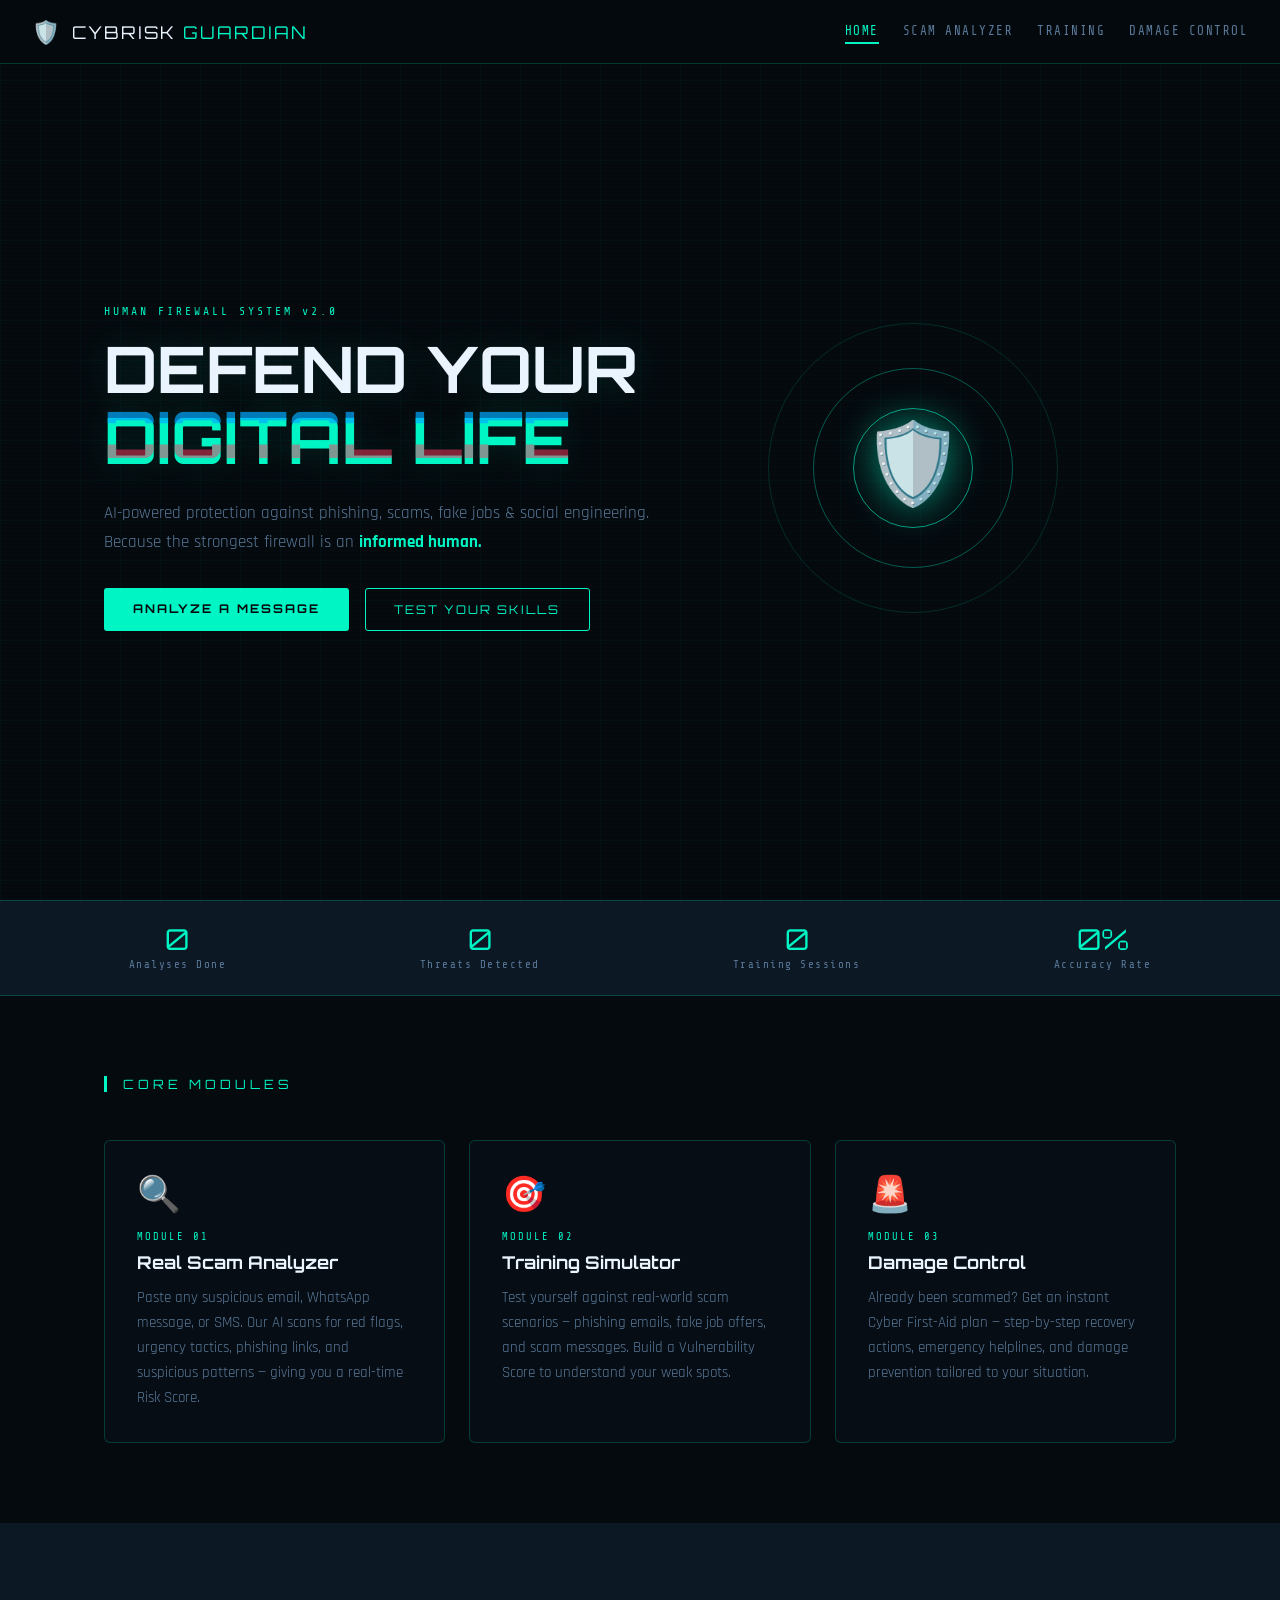
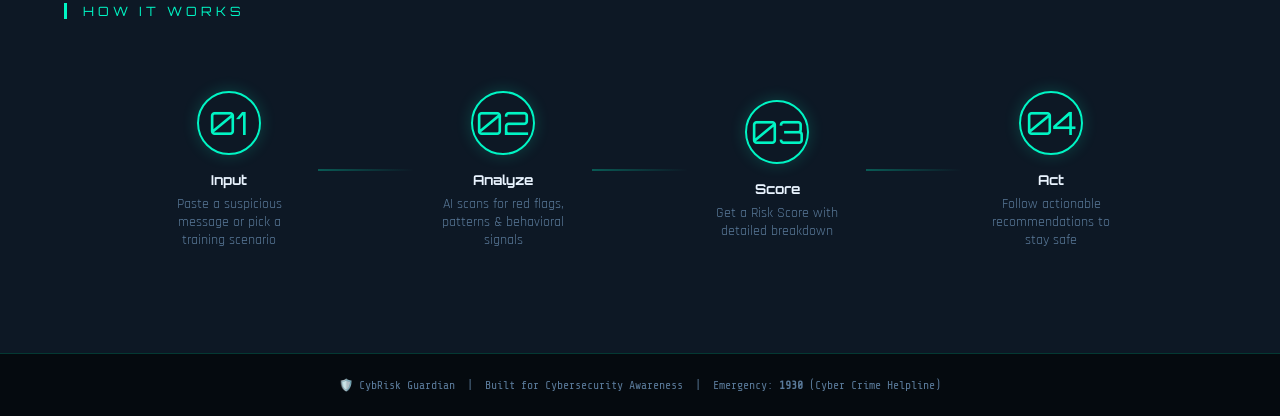
<file: frontend/index.html>
<!DOCTYPE html>
<html lang="en">
<head>
  <meta charset="UTF-8" />
  <meta name="viewport" content="width=device-width, initial-scale=1.0"/>
  <title>CybRisk Guardian</title>
  <link rel="stylesheet" href="css/style.css" />
  <link href="https://fonts.googleapis.com/css2?family=Share+Tech+Mono&family=Rajdhani:wght@400;600;700&family=Orbitron:wght@700;900&display=swap" rel="stylesheet">
</head>
<body>

  <!-- Animated Grid Background -->
  <div class="grid-bg"></div>
  <div class="scanline"></div>

  <!-- NAV -->
  <nav class="navbar">
    <div class="nav-brand">
      <span class="shield-icon">🛡️</span>
      <span class="brand-text">CYBRISK <span class="accent">GUARDIAN</span></span>
    </div>
    <div class="nav-links">
      <a href="index.html" class="nav-link active">HOME</a>
      <a href="pages/analyzer.html" class="nav-link">SCAM ANALYZER</a>
      <a href="pages/training.html" class="nav-link">TRAINING</a>
      <a href="pages/damage.html" class="nav-link">DAMAGE CONTROL</a>
    </div>
  </nav>

  <!-- HERO -->
  <section class="hero">
    <div class="hero-content">
      <div class="tag-line">HUMAN FIREWALL SYSTEM v2.0</div>
      <h1 class="hero-title">
        DEFEND YOUR<br/>
        <span class="accent glitch" data-text="DIGITAL LIFE">DIGITAL LIFE</span>
      </h1>
      <p class="hero-sub">
        AI-powered protection against phishing, scams, fake jobs & social engineering.<br/>
        Because the strongest firewall is an <strong>informed human.</strong>
      </p>
      <div class="hero-btns">
        <a href="pages/analyzer.html" class="btn btn-primary">ANALYZE A MESSAGE</a>
        <a href="pages/training.html" class="btn btn-outline">TEST YOUR SKILLS</a>
      </div>
    </div>
    <div class="hero-visual">
      <div class="shield-anim">
        <div class="shield-ring r1"></div>
        <div class="shield-ring r2"></div>
        <div class="shield-ring r3"></div>
        <div class="shield-core">🛡️</div>
      </div>
    </div>
  </section>

  <!-- STATS BAR -->
  <div class="stats-bar">
    <div class="stat-item"><span class="stat-num" id="stat-analyses">--</span><span class="stat-label">Analyses Done</span></div>
    <div class="stat-item"><span class="stat-num" id="stat-threats">--</span><span class="stat-label">Threats Detected</span></div>
    <div class="stat-item"><span class="stat-num" id="stat-trainings">--</span><span class="stat-label">Training Sessions</span></div>
    <div class="stat-item"><span class="stat-num" id="stat-accuracy">--</span><span class="stat-label">Accuracy Rate</span></div>
  </div>

  <!-- FEATURES -->
  <section class="features">
    <div class="section-title">CORE MODULES</div>
    <div class="features-grid">

      <div class="feature-card" onclick="window.location='pages/analyzer.html'">
        <div class="feature-icon">🔍</div>
        <div class="feature-tag">MODULE 01</div>
        <h3>Real Scam Analyzer</h3>
        <p>Paste any suspicious email, WhatsApp message, or SMS. Our AI scans for red flags, urgency tactics, phishing links, and suspicious patterns — giving you a real-time Risk Score.</p>
        <div class="feature-arrow">→</div>
      </div>

      <div class="feature-card" onclick="window.location='pages/training.html'">
        <div class="feature-icon">🎯</div>
        <div class="feature-tag">MODULE 02</div>
        <h3>Training Simulator</h3>
        <p>Test yourself against real-world scam scenarios — phishing emails, fake job offers, and scam messages. Build a Vulnerability Score to understand your weak spots.</p>
        <div class="feature-arrow">→</div>
      </div>

      <div class="feature-card" onclick="window.location='pages/damage.html'">
        <div class="feature-icon">🚨</div>
        <div class="feature-tag">MODULE 03</div>
        <h3>Damage Control</h3>
        <p>Already been scammed? Get an instant Cyber First-Aid plan — step-by-step recovery actions, emergency helplines, and damage prevention tailored to your situation.</p>
        <div class="feature-arrow">→</div>
      </div>

    </div>
  </section>

  <!-- HOW IT WORKS -->
  <section class="how-it-works">
    <div class="section-title">HOW IT WORKS</div>
    <div class="steps">
      <div class="step">
        <div class="step-num">01</div>
        <div class="step-text">
          <h4>Input</h4>
          <p>Paste a suspicious message or pick a training scenario</p>
        </div>
      </div>
      <div class="step-line"></div>
      <div class="step">
        <div class="step-num">02</div>
        <div class="step-text">
          <h4>Analyze</h4>
          <p>AI scans for red flags, patterns & behavioral signals</p>
        </div>
      </div>
      <div class="step-line"></div>
      <div class="step">
        <div class="step-num">03</div>
        <div class="step-text">
          <h4>Score</h4>
          <p>Get a Risk Score with detailed breakdown</p>
        </div>
      </div>
      <div class="step-line"></div>
      <div class="step">
        <div class="step-num">04</div>
        <div class="step-text">
          <h4>Act</h4>
          <p>Follow actionable recommendations to stay safe</p>
        </div>
      </div>
    </div>
  </section>

  <footer class="footer">
    <p>🛡️ CybRisk Guardian &nbsp;|&nbsp; Built for Cybersecurity Awareness &nbsp;|&nbsp; Emergency: <strong>1930</strong> (Cyber Crime Helpline)</p>
  </footer>

  <script>
    const API = "https://cybrisk-guardian.onrender.com";
    fetch(`${API}/api/stats`).then(r => r.json()).then(d => {
      document.getElementById("stat-analyses").textContent = d.total_analyses;
      document.getElementById("stat-threats").textContent = d.high_risk_detected;
      document.getElementById("stat-trainings").textContent = d.training_sessions;
      document.getElementById("stat-accuracy").textContent = d.training_accuracy + "%";
    }).catch(() => {
      ["stat-analyses","stat-threats","stat-trainings","stat-accuracy"].forEach(id => {
        document.getElementById(id).textContent = "0";
      });
      document.getElementById("stat-accuracy").textContent = "0%";
    });
  </script>

</body>
</html>
</file>
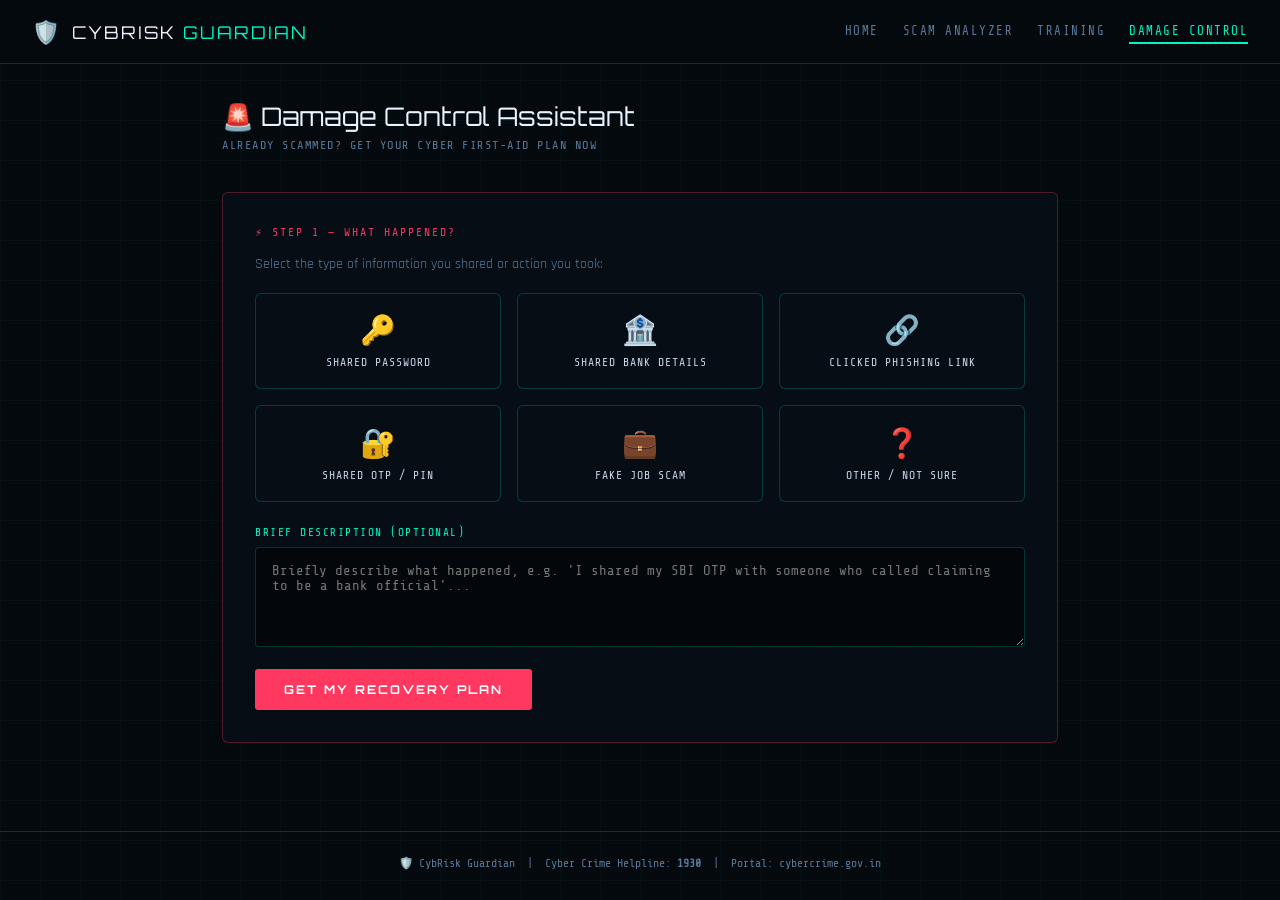
<file: frontend/pages/damage.html>
<!DOCTYPE html>
<html lang="en">
<head>
  <meta charset="UTF-8"/>
  <meta name="viewport" content="width=device-width, initial-scale=1.0"/>
  <title>Damage Control — CybRisk Guardian</title>
  <link rel="stylesheet" href="../css/style.css"/>
  <link href="https://fonts.googleapis.com/css2?family=Share+Tech+Mono&family=Rajdhani:wght@400;600;700&family=Orbitron:wght@700;900&display=swap" rel="stylesheet">
</head>
<body>
<div class="grid-bg"></div>
<div class="scanline"></div>

<nav class="navbar">
  <div class="nav-brand">
    <span class="shield-icon">🛡️</span>
    <span class="brand-text">CYBRISK <span class="accent">GUARDIAN</span></span>
  </div>
  <div class="nav-links">
    <a href="../index.html" class="nav-link">HOME</a>
    <a href="analyzer.html" class="nav-link">SCAM ANALYZER</a>
    <a href="training.html" class="nav-link">TRAINING</a>
    <a href="damage.html" class="nav-link active">DAMAGE CONTROL</a>
  </div>
</nav>

<div class="page-wrapper">
  <div class="page-title">🚨 Damage Control Assistant</div>
  <div class="page-subtitle">ALREADY SCAMMED? GET YOUR CYBER FIRST-AID PLAN NOW</div>

  <div class="card" style="border-color: rgba(255,56,96,0.3);">
    <div style="font-family:var(--font-mono); font-size:0.72rem; color:var(--danger); letter-spacing:2px; margin-bottom:1rem;">
      ⚡ STEP 1 — WHAT HAPPENED?
    </div>
    <p style="color:var(--text-dim); font-size:0.9rem; margin-bottom:1.2rem;">
      Select the type of information you shared or action you took:
    </p>
    <div class="incident-grid" id="incident-grid">
      <div class="incident-btn" onclick="selectIncident('shared_password', this)">
        <div class="inc-icon">🔑</div>
        <div class="inc-label">SHARED PASSWORD</div>
      </div>
      <div class="incident-btn" onclick="selectIncident('shared_bank_details', this)">
        <div class="inc-icon">🏦</div>
        <div class="inc-label">SHARED BANK DETAILS</div>
      </div>
      <div class="incident-btn" onclick="selectIncident('clicked_phishing_link', this)">
        <div class="inc-icon">🔗</div>
        <div class="inc-label">CLICKED PHISHING LINK</div>
      </div>
      <div class="incident-btn" onclick="selectIncident('shared_otp', this)">
        <div class="inc-icon">🔐</div>
        <div class="inc-label">SHARED OTP / PIN</div>
      </div>
      <div class="incident-btn" onclick="selectIncident('fake_job_scam', this)">
        <div class="inc-icon">💼</div>
        <div class="inc-label">FAKE JOB SCAM</div>
      </div>
      <div class="incident-btn" onclick="selectIncident('other', this)">
        <div class="inc-icon">❓</div>
        <div class="inc-label">OTHER / NOT SURE</div>
      </div>
    </div>

    <div style="margin-top:0.5rem;">
      <label class="input-label">BRIEF DESCRIPTION (OPTIONAL)</label>
      <textarea class="hud-textarea" id="desc-input" placeholder="Briefly describe what happened, e.g. 'I shared my SBI OTP with someone who called claiming to be a bank official'..." style="min-height:100px;"></textarea>
    </div>

    <div style="display:flex; gap:1rem; margin-top:1rem; align-items:center;">
      <button class="btn btn-danger" onclick="getDamagePlan()">GET MY RECOVERY PLAN</button>
      <div class="loading hidden" id="loading">
        <div class="spinner"></div> Generating plan...
      </div>
    </div>
  </div>

  <!-- Recovery Plan -->
  <div id="plan-section" class="hidden">
    <div class="card" style="border-color:rgba(255,56,96,0.4);">
      <div style="font-family:var(--font-mono); font-size:0.7rem; color:var(--danger); letter-spacing:2px; margin-bottom:0.5rem;">
        ⚡ CYBER FIRST-AID PLAN
      </div>
      <h2 id="plan-title" style="font-family:var(--font-display); font-size:1.3rem; color:#eaf4ff; margin-bottom:1.5rem;"></h2>

      <div style="display:flex; gap:1.2rem; font-family:var(--font-mono); font-size:0.7rem; margin-bottom:1.2rem; flex-wrap:wrap;">
        <span style="color:var(--danger);">🔴 IMMEDIATE ACTION</span>
        <span style="color:var(--warning);">🟡 WITHIN 24 HOURS</span>
        <span style="color:var(--safe);">🟢 PREVENTIVE STEP</span>
      </div>

      <ul class="step-list" id="steps-list"></ul>
    </div>

    <div class="card">
      <div class="divider-label" style="margin-top:0;">📞 EMERGENCY HELPLINES</div>
      <div class="helplines-grid" id="helplines-grid"></div>
    </div>

    <div class="card" style="text-align:center; background:rgba(255,56,96,0.05); border-color:rgba(255,56,96,0.2);">
      <div style="font-size:2rem; margin-bottom:0.5rem;">⏱️</div>
      <div style="font-family:var(--font-display); font-size:1rem; color:#eaf4ff; margin-bottom:0.4rem;">TIME IS CRITICAL</div>
      <p style="color:var(--text-dim); font-size:0.88rem;">The faster you act, the better your chances of minimizing damage. Call <strong style="color:var(--danger);">1930</strong> (Cyber Crime Helpline) right now if financial loss is involved.</p>
    </div>
  </div>
</div>

<footer class="footer">
  🛡️ CybRisk Guardian &nbsp;|&nbsp; Cyber Crime Helpline: <strong>1930</strong> &nbsp;|&nbsp; Portal: cybercrime.gov.in
</footer>

<script>
const API = "https://cybrisk-guardian.onrender.com";
let selectedIncident = null;

function selectIncident(type, el) {
  selectedIncident = type;
  document.querySelectorAll(".incident-btn").forEach(b => b.classList.remove("selected"));
  el.classList.add("selected");
}

async function getDamagePlan() {
  if (!selectedIncident) { alert("Please select what happened first."); return; }

  document.getElementById("plan-section").classList.add("hidden");
  document.getElementById("loading").classList.remove("hidden");

  const description = document.getElementById("desc-input").value.trim() || "User reported a cyber incident.";

  try {
    const res = await fetch(`${API}/api/damage-control`, {
      method: "POST",
      headers: { "Content-Type": "application/json" },
      body: JSON.stringify({ incident_type: selectedIncident, description })
    });
    const data = await res.json();
    displayPlan(data);
  } catch(e) {
    alert("Backend not connected. Please start the FastAPI server.");
  } finally {
    document.getElementById("loading").classList.add("hidden");
  }
}

function displayPlan(data) {
  document.getElementById("plan-title").textContent = data.title;

  const stepsList = document.getElementById("steps-list");
  stepsList.innerHTML = data.steps.map(step => {
    const priority = step.startsWith("🔴") ? "red" : step.startsWith("🟡") ? "yellow" : "green";
    return `<li data-priority="${priority}">${step}</li>`;
  }).join("");

  const helplinesGrid = document.getElementById("helplines-grid");
  helplinesGrid.innerHTML = Object.entries(data.helplines).map(([name, val]) =>
    `<div class="helpline-item">
      <div class="helpline-name">${name.toUpperCase()}</div>
      <div class="helpline-val">${val}</div>
    </div>`
  ).join("");

  document.getElementById("plan-section").classList.remove("hidden");
  document.getElementById("plan-section").scrollIntoView({ behavior: "smooth" });
}
</script>

</body>
</html>
</file>
<file: frontend/css/style.css>
/* ─── CSS Variables ─────────────────────────────────── */
:root {
  --bg: #050a0f;
  --bg2: #080f17;
  --bg3: #0d1825;
  --accent: #00f5c4;
  --accent2: #0af;
  --danger: #ff3860;
  --warning: #ffdd57;
  --safe: #23d160;
  --text: #c8d8e8;
  --text-dim: #5a7a9a;
  --border: rgba(0,245,196,0.2);
  --card-bg: rgba(8,15,23,0.85);
  --font-mono: 'Share Tech Mono', monospace;
  --font-hud: 'Rajdhani', sans-serif;
  --font-display: 'Orbitron', sans-serif;
}

/* ─── Reset & Base ──────────────────────────────────── */
*, *::before, *::after { box-sizing: border-box; margin: 0; padding: 0; }

body {
  background: var(--bg);
  color: var(--text);
  font-family: var(--font-hud);
  font-size: 16px;
  min-height: 100vh;
  overflow-x: hidden;
}

/* ─── Grid Background ───────────────────────────────── */
.grid-bg {
  position: fixed; inset: 0; z-index: 0;
  background-image:
    linear-gradient(rgba(0,245,196,0.03) 1px, transparent 1px),
    linear-gradient(90deg, rgba(0,245,196,0.03) 1px, transparent 1px);
  background-size: 40px 40px;
  pointer-events: none;
}

.scanline {
  position: fixed; inset: 0; z-index: 1;
  background: repeating-linear-gradient(
    0deg, transparent, transparent 2px,
    rgba(0,0,0,0.03) 2px, rgba(0,0,0,0.03) 4px
  );
  pointer-events: none;
}

/* ─── Navbar ────────────────────────────────────────── */
.navbar {
  position: fixed; top: 0; left: 0; right: 0; z-index: 100;
  display: flex; align-items: center; justify-content: space-between;
  padding: 0 2rem; height: 64px;
  background: rgba(5,10,15,0.92);
  border-bottom: 1px solid var(--border);
  backdrop-filter: blur(12px);
}

.nav-brand {
  display: flex; align-items: center; gap: 0.6rem;
  font-family: var(--font-display); font-size: 1.1rem; letter-spacing: 2px;
}
.shield-icon { font-size: 1.4rem; }
.brand-text { color: #eaf4ff; }

.nav-links { display: flex; gap: 1.5rem; }

.nav-link {
  color: var(--text-dim);
  text-decoration: none;
  font-family: var(--font-mono);
  font-size: 0.78rem;
  letter-spacing: 1.5px;
  padding: 4px 0;
  border-bottom: 2px solid transparent;
  transition: all 0.2s;
}
.nav-link:hover, .nav-link.active {
  color: var(--accent);
  border-bottom-color: var(--accent);
}

/* ─── Accent ────────────────────────────────────────── */
.accent { color: var(--accent); }

/* ─── Hero ──────────────────────────────────────────── */
.hero {
  position: relative; z-index: 2;
  display: flex; align-items: center; justify-content: space-between;
  min-height: 100vh; padding: 100px 4rem 4rem;
  max-width: 1200px; margin: 0 auto;
}

.hero-content { max-width: 560px; }

.tag-line {
  font-family: var(--font-mono);
  font-size: 0.72rem; letter-spacing: 3px;
  color: var(--accent); margin-bottom: 1rem;
}

.hero-title {
  font-family: var(--font-display);
  font-size: clamp(2.5rem, 5vw, 4rem);
  line-height: 1.1;
  color: #eaf4ff;
  text-shadow: 0 0 40px rgba(0,245,196,0.15);
  margin-bottom: 1.5rem;
}

/* Glitch Effect */
.glitch {
  position: relative;
  animation: glitch-main 4s infinite;
}
.glitch::before, .glitch::after {
  content: attr(data-text);
  position: absolute; left: 0; top: 0;
  color: var(--accent);
  width: 100%;
}
.glitch::before {
  animation: glitch-top 4s infinite;
  clip-path: polygon(0 0, 100% 0, 100% 35%, 0 35%);
  color: var(--accent2);
  opacity: 0.7;
}
.glitch::after {
  animation: glitch-bot 4s infinite;
  clip-path: polygon(0 65%, 100% 65%, 100% 100%, 0 100%);
  color: var(--danger);
  opacity: 0.5;
}

@keyframes glitch-main {
  0%,94%,100% { transform: none; }
  95% { transform: skew(-1deg); }
}
@keyframes glitch-top {
  0%,93%,100% { transform: none; }
  94% { transform: translate(-3px, 1px); }
  96% { transform: translate(3px, -1px); }
}
@keyframes glitch-bot {
  0%,93%,100% { transform: none; }
  94% { transform: translate(3px, -2px); }
  96% { transform: translate(-3px, 2px); }
}

.hero-sub {
  font-size: 1.05rem; line-height: 1.7;
  color: var(--text-dim); margin-bottom: 2rem;
}
.hero-sub strong { color: var(--accent); }

.hero-btns { display: flex; gap: 1rem; flex-wrap: wrap; }

/* ─── Buttons ───────────────────────────────────────── */
.btn {
  display: inline-block;
  font-family: var(--font-display); font-size: 0.75rem;
  letter-spacing: 2px; padding: 0.8rem 1.8rem;
  text-decoration: none; border-radius: 3px;
  transition: all 0.2s; cursor: pointer; border: none;
}
.btn-primary {
  background: var(--accent); color: var(--bg);
  font-weight: 700;
}
.btn-primary:hover {
  background: #00ffcf;
  box-shadow: 0 0 24px rgba(0,245,196,0.5);
  transform: translateY(-2px);
}
.btn-outline {
  background: transparent; color: var(--accent);
  border: 1.5px solid var(--accent);
}
.btn-outline:hover {
  background: rgba(0,245,196,0.08);
  box-shadow: 0 0 16px rgba(0,245,196,0.2);
  transform: translateY(-2px);
}
.btn-danger {
  background: var(--danger); color: #fff; font-weight: 700;
}
.btn-danger:hover { background: #ff5575; box-shadow: 0 0 20px rgba(255,56,96,0.4); }

/* ─── Shield Animation ──────────────────────────────── */
.hero-visual {
  display: flex; align-items: center; justify-content: center;
  flex: 1; min-height: 400px;
}
.shield-anim {
  position: relative;
  display: flex; align-items: center; justify-content: center;
  width: 300px; height: 300px;
}
.shield-ring {
  position: absolute; border-radius: 50%;
  border: 1.5px solid var(--accent);
  animation: pulse-ring 3s linear infinite;
}
.r1 { width: 120px; height: 120px; opacity: 0.6; animation-delay: 0s; }
.r2 { width: 200px; height: 200px; opacity: 0.35; animation-delay: 0.8s; }
.r3 { width: 290px; height: 290px; opacity: 0.15; animation-delay: 1.6s; }
@keyframes pulse-ring {
  0% { transform: scale(0.95); opacity: 0.6; }
  50% { transform: scale(1.05); opacity: 0.3; }
  100% { transform: scale(0.95); opacity: 0.6; }
}
.shield-core {
  font-size: 5rem;
  animation: float 3s ease-in-out infinite;
  filter: drop-shadow(0 0 20px rgba(0,245,196,0.6));
}
@keyframes float {
  0%,100% { transform: translateY(0); }
  50% { transform: translateY(-12px); }
}

/* ─── Stats Bar ─────────────────────────────────────── */
.stats-bar {
  position: relative; z-index: 2;
  display: flex; justify-content: space-around;
  background: var(--bg3);
  border-top: 1px solid var(--border);
  border-bottom: 1px solid var(--border);
  padding: 1.5rem 2rem;
}
.stat-item { text-align: center; }
.stat-num {
  display: block; font-family: var(--font-display); font-size: 1.8rem;
  color: var(--accent); line-height: 1;
}
.stat-label {
  font-family: var(--font-mono); font-size: 0.68rem;
  letter-spacing: 1.5px; color: var(--text-dim);
  margin-top: 4px; display: block;
}

/* ─── Features ──────────────────────────────────────── */
.features {
  position: relative; z-index: 2;
  padding: 5rem 4rem; max-width: 1200px; margin: 0 auto;
}
.section-title {
  font-family: var(--font-display); font-size: 0.8rem;
  letter-spacing: 4px; color: var(--accent);
  margin-bottom: 3rem;
  border-left: 3px solid var(--accent); padding-left: 1rem;
}
.features-grid {
  display: grid; grid-template-columns: repeat(auto-fit, minmax(300px, 1fr));
  gap: 1.5rem;
}
.feature-card {
  background: var(--card-bg);
  border: 1px solid var(--border);
  border-radius: 6px; padding: 2rem;
  cursor: pointer; position: relative; overflow: hidden;
  transition: all 0.3s;
}
.feature-card::before {
  content: ''; position: absolute;
  inset: 0; background: linear-gradient(135deg, rgba(0,245,196,0.04), transparent);
  opacity: 0; transition: opacity 0.3s;
}
.feature-card:hover { border-color: var(--accent); transform: translateY(-4px); }
.feature-card:hover::before { opacity: 1; }
.feature-icon { font-size: 2.2rem; margin-bottom: 0.8rem; }
.feature-tag {
  font-family: var(--font-mono); font-size: 0.65rem;
  letter-spacing: 2px; color: var(--accent); margin-bottom: 0.5rem;
}
.feature-card h3 {
  font-family: var(--font-display); font-size: 1.1rem;
  color: #eaf4ff; margin-bottom: 0.8rem;
}
.feature-card p { color: var(--text-dim); line-height: 1.7; font-size: 0.92rem; }
.feature-arrow {
  position: absolute; right: 1.5rem; bottom: 1.5rem;
  font-size: 1.2rem; color: var(--accent); opacity: 0;
  transition: all 0.2s; transform: translateX(-6px);
}
.feature-card:hover .feature-arrow { opacity: 1; transform: translateX(0); }

/* ─── How It Works ──────────────────────────────────── */
.how-it-works {
  position: relative; z-index: 2;
  padding: 5rem 4rem; background: var(--bg3);
}
.steps {
  display: flex; align-items: center; justify-content: center;
  gap: 0; max-width: 1000px; margin: 0 auto; flex-wrap: wrap;
}
.step {
  display: flex; flex-direction: column; align-items: center;
  text-align: center; padding: 1.5rem;
}
.step-num {
  font-family: var(--font-display); font-size: 2rem; color: var(--accent);
  border: 2px solid var(--accent); border-radius: 50%;
  width: 64px; height: 64px; display: flex; align-items: center; justify-content: center;
  margin-bottom: 1rem;
  box-shadow: 0 0 16px rgba(0,245,196,0.2);
}
.step h4 { font-family: var(--font-display); font-size: 0.85rem; color: #eaf4ff; margin-bottom: 0.4rem; }
.step p { color: var(--text-dim); font-size: 0.85rem; max-width: 130px; }
.step-line {
  flex: 1; height: 2px; min-width: 40px;
  background: linear-gradient(90deg, var(--accent), transparent);
  opacity: 0.3;
}

/* ─── Page Layout (inner pages) ─────────────────────── */
.page-wrapper {
  position: relative; z-index: 2;
  max-width: 900px; margin: 0 auto;
  padding: 100px 2rem 4rem;
}
.page-title {
  font-family: var(--font-display); font-size: 1.6rem;
  color: #eaf4ff; margin-bottom: 0.4rem;
}
.page-subtitle {
  font-family: var(--font-mono); font-size: 0.75rem;
  color: var(--text-dim); letter-spacing: 1.5px; margin-bottom: 2.5rem;
}

/* ─── Cards (inner pages) ───────────────────────────── */
.card {
  background: var(--card-bg);
  border: 1px solid var(--border);
  border-radius: 6px; padding: 2rem; margin-bottom: 1.5rem;
}

/* ─── Textarea & Input ──────────────────────────────── */
.hud-textarea, .hud-select, .hud-input {
  width: 100%; background: rgba(0,0,0,0.4);
  border: 1px solid var(--border); border-radius: 4px;
  color: var(--text); font-family: var(--font-mono);
  font-size: 0.88rem; padding: 0.9rem 1rem;
  resize: vertical; outline: none;
  transition: border-color 0.2s;
}
.hud-textarea:focus, .hud-select:focus, .hud-input:focus {
  border-color: var(--accent);
  box-shadow: 0 0 12px rgba(0,245,196,0.1);
}
.hud-textarea { min-height: 160px; }
.input-label {
  display: block; font-family: var(--font-mono); font-size: 0.7rem;
  letter-spacing: 1.5px; color: var(--accent); margin-bottom: 0.5rem;
}

/* ─── Risk Meter ────────────────────────────────────── */
.risk-meter {
  margin: 1.5rem 0;
}
.risk-bar-bg {
  height: 12px; border-radius: 6px;
  background: rgba(255,255,255,0.05);
  overflow: hidden;
}
.risk-bar-fill {
  height: 100%; border-radius: 6px;
  transition: width 0.8s cubic-bezier(0.25, 0.46, 0.45, 0.94);
  background: linear-gradient(90deg, var(--safe), var(--warning), var(--danger));
  background-size: 300% 100%;
}
.risk-score-display {
  font-family: var(--font-display); font-size: 3rem;
  margin: 0.5rem 0; line-height: 1;
}
.risk-level-badge {
  display: inline-block; font-family: var(--font-mono);
  font-size: 0.75rem; letter-spacing: 2px;
  padding: 4px 14px; border-radius: 3px; margin-bottom: 1rem;
}
.badge-HIGH { background: rgba(255,56,96,0.15); color: var(--danger); border: 1px solid var(--danger); }
.badge-MEDIUM { background: rgba(255,221,87,0.12); color: var(--warning); border: 1px solid var(--warning); }
.badge-LOW { background: rgba(35,209,96,0.12); color: var(--safe); border: 1px solid var(--safe); }

/* ─── Red Flags / Recommendations ──────────────────── */
.flags-list, .recs-list {
  list-style: none; display: flex; flex-direction: column; gap: 0.6rem;
}
.flag-item {
  background: rgba(255,56,96,0.06); border-left: 3px solid var(--danger);
  padding: 0.6rem 0.9rem; border-radius: 0 4px 4px 0;
  font-size: 0.9rem; color: #ffb3c1;
}
.rec-item {
  background: rgba(0,245,196,0.05); border-left: 3px solid var(--accent);
  padding: 0.6rem 0.9rem; border-radius: 0 4px 4px 0;
  font-size: 0.9rem; color: #a0f0dc;
}

/* ─── Training ──────────────────────────────────────── */
.scenario-box {
  background: rgba(0,0,0,0.5);
  border: 1px solid var(--border); border-radius: 4px;
  padding: 1.5rem; font-family: var(--font-mono);
  font-size: 0.85rem; line-height: 1.8; white-space: pre-wrap;
  color: var(--text); margin-bottom: 1.5rem;
  max-height: 280px; overflow-y: auto;
}
.vote-btns { display: flex; gap: 1rem; margin-bottom: 1.5rem; }
.vote-btn {
  flex: 1; padding: 1rem; font-family: var(--font-display);
  font-size: 0.85rem; letter-spacing: 2px; border-radius: 4px;
  border: 2px solid transparent; cursor: pointer; transition: all 0.2s;
}
.vote-btn.legit {
  background: rgba(35,209,96,0.1); color: var(--safe); border-color: var(--safe);
}
.vote-btn.scam {
  background: rgba(255,56,96,0.1); color: var(--danger); border-color: var(--danger);
}
.vote-btn:hover { transform: translateY(-2px); filter: brightness(1.2); }

.result-correct { color: var(--safe); }
.result-wrong { color: var(--danger); }

/* Vulnerability score gauge */
.vuln-gauge {
  text-align: center; padding: 1.5rem;
  border: 1px solid var(--border); border-radius: 6px;
  background: rgba(0,0,0,0.3);
}
.vuln-num {
  font-family: var(--font-display); font-size: 3.5rem; line-height: 1;
}

/* ─── Damage Control ────────────────────────────────── */
.incident-grid {
  display: grid; grid-template-columns: repeat(auto-fit, minmax(200px, 1fr));
  gap: 1rem; margin-bottom: 1.5rem;
}
.incident-btn {
  background: var(--card-bg); border: 1.5px solid var(--border);
  border-radius: 6px; padding: 1.2rem; cursor: pointer;
  text-align: center; transition: all 0.2s;
}
.incident-btn:hover, .incident-btn.selected {
  border-color: var(--danger); background: rgba(255,56,96,0.07);
}
.incident-btn .inc-icon { font-size: 1.8rem; margin-bottom: 0.4rem; }
.incident-btn .inc-label {
  font-family: var(--font-mono); font-size: 0.72rem;
  letter-spacing: 1px; color: var(--text);
}

.step-list { list-style: none; display: flex; flex-direction: column; gap: 0.7rem; }
.step-list li {
  padding: 0.8rem 1rem; border-radius: 4px;
  font-size: 0.92rem; line-height: 1.5;
}
.step-list li[data-priority="red"] {
  background: rgba(255,56,96,0.07); border-left: 3px solid var(--danger);
}
.step-list li[data-priority="yellow"] {
  background: rgba(255,221,87,0.07); border-left: 3px solid var(--warning);
}
.step-list li[data-priority="green"] {
  background: rgba(35,209,96,0.07); border-left: 3px solid var(--safe);
}

.helplines-grid {
  display: grid; grid-template-columns: repeat(auto-fit, minmax(200px, 1fr));
  gap: 1rem; margin-top: 1rem;
}
.helpline-item {
  background: rgba(0,0,0,0.3); border: 1px solid var(--border);
  border-radius: 4px; padding: 0.9rem;
  font-family: var(--font-mono); font-size: 0.8rem;
}
.helpline-name { color: var(--text-dim); font-size: 0.68rem; letter-spacing: 1px; margin-bottom: 3px; }
.helpline-val { color: var(--accent); font-size: 0.95rem; }

/* ─── Loading ───────────────────────────────────────── */
.loading {
  display: flex; align-items: center; gap: 0.8rem;
  color: var(--accent); font-family: var(--font-mono); font-size: 0.85rem;
}
.spinner {
  width: 20px; height: 20px; border-radius: 50%;
  border: 2px solid var(--border); border-top-color: var(--accent);
  animation: spin 0.8s linear infinite;
}
@keyframes spin { to { transform: rotate(360deg); } }

/* ─── Hidden ────────────────────────────────────────── */
.hidden { display: none !important; }

/* ─── Footer ────────────────────────────────────────── */
.footer {
  position: relative; z-index: 2;
  text-align: center; padding: 1.5rem;
  border-top: 1px solid var(--border);
  font-family: var(--font-mono); font-size: 0.72rem;
  color: var(--text-dim);
}

/* ─── Divider label ─────────────────────────────────── */
.divider-label {
  font-family: var(--font-mono); font-size: 0.7rem;
  letter-spacing: 2px; color: var(--accent);
  margin-bottom: 0.8rem; margin-top: 1.5rem;
}

/* ─── Responsive ────────────────────────────────────── */
@media (max-width: 768px) {
  .hero { flex-direction: column; padding: 90px 1.5rem 3rem; }
  .hero-visual { display: none; }
  .features, .how-it-works { padding: 3rem 1.5rem; }
  .stats-bar { flex-wrap: wrap; gap: 1.5rem; }
  .nav-links { display: none; }
}
</file>
